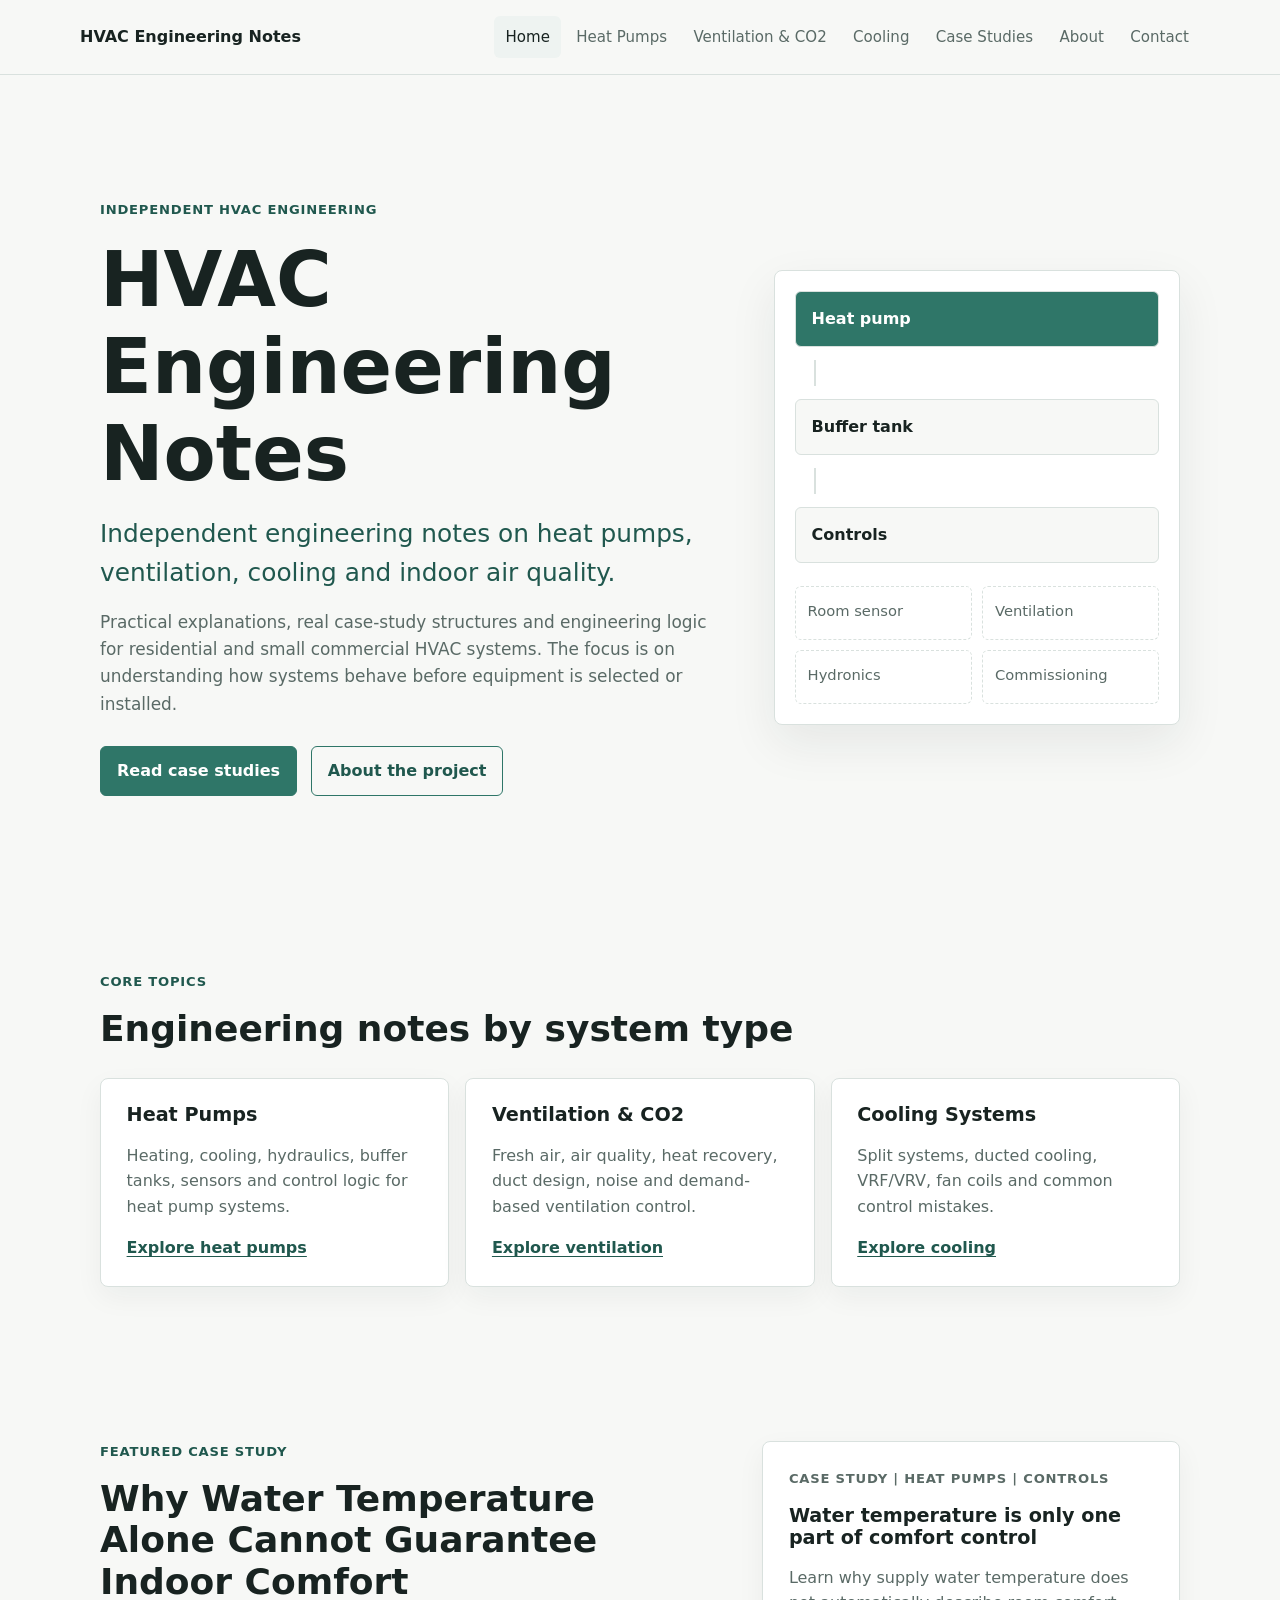
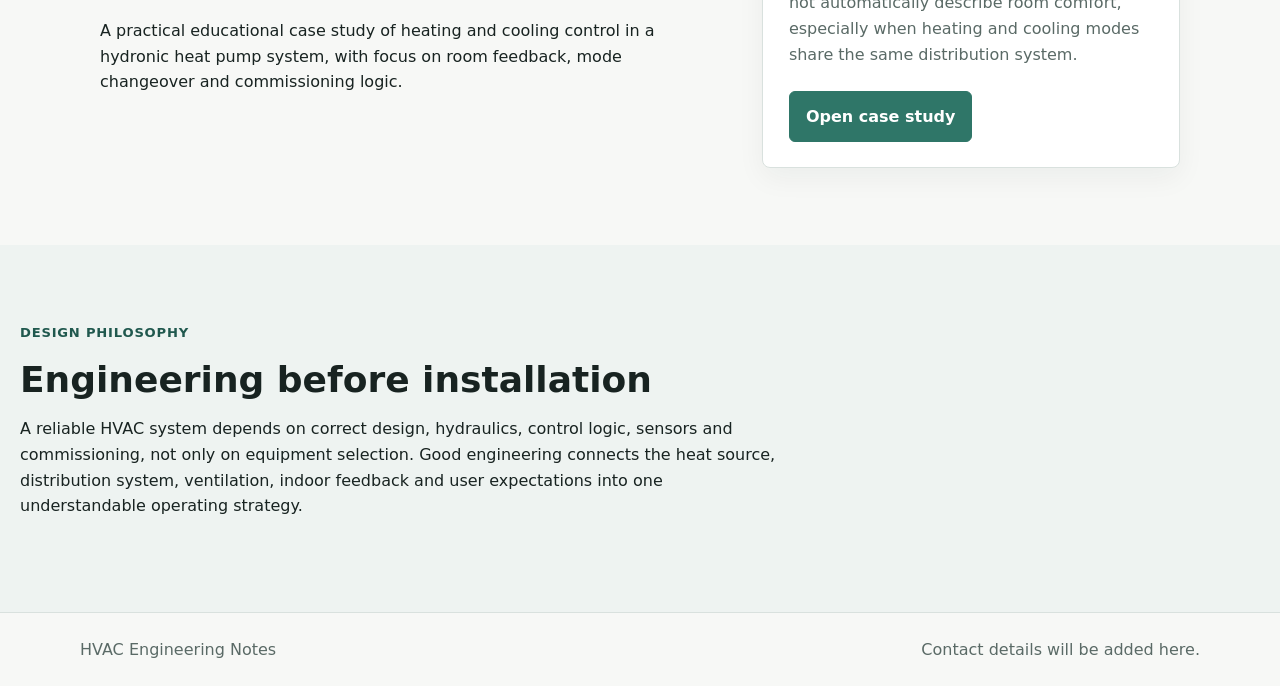
<file: index.html>
<!doctype html>
<html lang="en">
  <head>
    <meta charset="utf-8">
    <meta name="viewport" content="width=device-width, initial-scale=1">
    <title>HVAC Engineering Notes</title>
    <meta name="description" content="Independent engineering notes on heat pumps, ventilation, cooling and indoor air quality.">
    <link rel="stylesheet" href="assets/css/style.css">
    <script src="assets/js/main.js" defer></script>
  </head>
  <body>
    <header class="site-header">
      <a class="brand" href="index.html">HVAC Engineering Notes</a>
      <button class="nav-toggle" type="button" aria-expanded="false" aria-controls="site-nav">
        <span class="visually-hidden">Toggle navigation</span>
        <span></span>
        <span></span>
        <span></span>
      </button>
      <nav id="site-nav" class="site-nav" aria-label="Main navigation">
        <a class="active" href="index.html" aria-current="page">Home</a>
        <a href="heat-pumps.html">Heat Pumps</a>
        <a href="ventilation-co2.html">Ventilation &amp; CO2</a>
        <a href="cooling.html">Cooling</a>
        <a href="case-studies.html">Case Studies</a>
        <a href="about.html">About</a>
        <a href="contact.html">Contact</a>
      </nav>
    </header>

    <main>
      <section class="hero">
        <div class="hero-content">
          <p class="eyebrow">Independent HVAC engineering</p>
          <h1>HVAC Engineering Notes</h1>
          <p class="hero-subtitle">Independent engineering notes on heat pumps, ventilation, cooling and indoor air quality.</p>
          <p>
            Practical explanations, real case-study structures and engineering logic for residential and small commercial
            HVAC systems. The focus is on understanding how systems behave before equipment is selected or installed.
          </p>
          <div class="hero-actions">
            <a class="button" href="case-studies.html">Read case studies</a>
            <a class="button secondary" href="about.html">About the project</a>
          </div>
        </div>
        <div class="system-panel" aria-label="Simplified HVAC system diagram">
          <div class="system-node primary">Heat pump</div>
          <div class="system-line"></div>
          <div class="system-node">Buffer tank</div>
          <div class="system-line"></div>
          <div class="system-node">Controls</div>
          <div class="system-grid">
            <span>Room sensor</span>
            <span>Ventilation</span>
            <span>Hydronics</span>
            <span>Commissioning</span>
          </div>
        </div>
      </section>

      <section class="section">
        <div class="section-heading">
          <p class="eyebrow">Core topics</p>
          <h2>Engineering notes by system type</h2>
        </div>
        <div class="card-grid three">
          <article class="card">
            <h3>Heat Pumps</h3>
            <p>Heating, cooling, hydraulics, buffer tanks, sensors and control logic for heat pump systems.</p>
            <a class="text-link" href="heat-pumps.html">Explore heat pumps</a>
          </article>
          <article class="card">
            <h3>Ventilation &amp; CO2</h3>
            <p>Fresh air, air quality, heat recovery, duct design, noise and demand-based ventilation control.</p>
            <a class="text-link" href="ventilation-co2.html">Explore ventilation</a>
          </article>
          <article class="card">
            <h3>Cooling Systems</h3>
            <p>Split systems, ducted cooling, VRF/VRV, fan coils and common control mistakes.</p>
            <a class="text-link" href="cooling.html">Explore cooling</a>
          </article>
        </div>
      </section>

      <section class="section split">
        <div>
          <p class="eyebrow">Featured case study</p>
          <h2>Why Water Temperature Alone Cannot Guarantee Indoor Comfort</h2>
          <p>
            A practical educational case study of heating and cooling control in a hydronic heat pump system, with focus
            on room feedback, mode changeover and commissioning logic.
          </p>
        </div>
        <article class="card featured-card">
          <p class="label">Case study | Heat pumps | Controls</p>
          <h3>Water temperature is only one part of comfort control</h3>
          <p>
            Learn why supply water temperature does not automatically describe room comfort, especially when heating and
            cooling modes share the same distribution system.
          </p>
          <a class="button" href="cases/heat-pump-water-temperature-control.html">Open case study</a>
        </article>
      </section>

      <section class="section highlight">
        <div class="narrow">
          <p class="eyebrow">Design philosophy</p>
          <h2>Engineering before installation</h2>
          <p>
            A reliable HVAC system depends on correct design, hydraulics, control logic, sensors and commissioning, not
            only on equipment selection. Good engineering connects the heat source, distribution system, ventilation,
            indoor feedback and user expectations into one understandable operating strategy.
          </p>
        </div>
      </section>
    </main>

    <footer class="site-footer">
      <p>HVAC Engineering Notes</p>
      <p>Contact details will be added here.</p>
    </footer>
  </body>
</html>
</file>
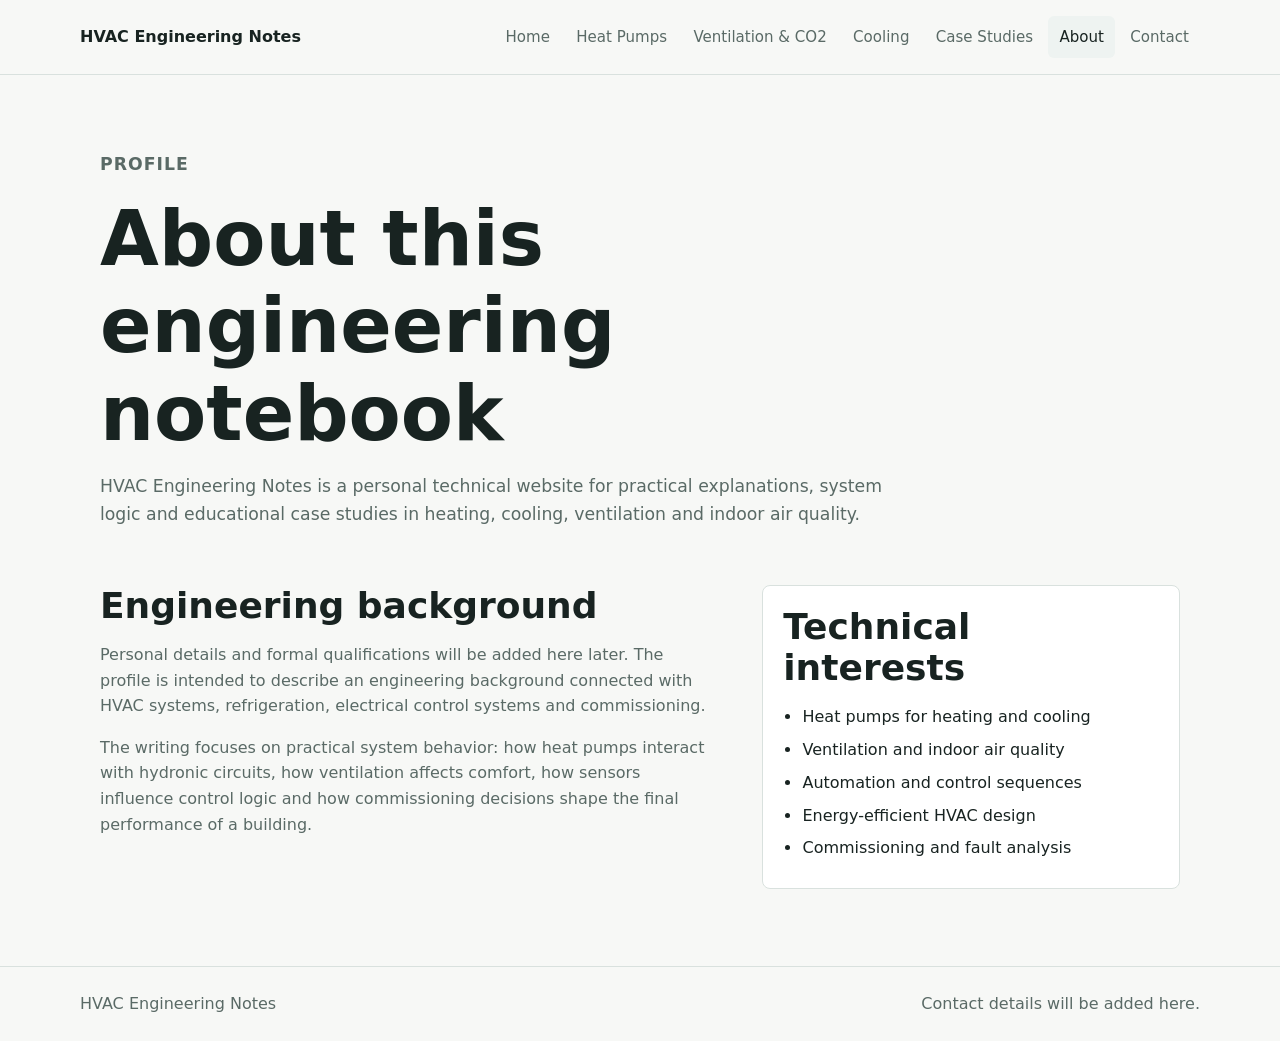
<file: about.html>
<!doctype html>
<html lang="en">
  <head>
    <meta charset="utf-8">
    <meta name="viewport" content="width=device-width, initial-scale=1">
    <title>About | HVAC Engineering Notes</title>
    <meta name="description" content="Professional engineering profile for HVAC Engineering Notes.">
    <link rel="stylesheet" href="assets/css/style.css">
    <script src="assets/js/main.js" defer></script>
  </head>
  <body>
    <header class="site-header">
      <a class="brand" href="index.html">HVAC Engineering Notes</a>
      <button class="nav-toggle" type="button" aria-expanded="false" aria-controls="site-nav">
        <span class="visually-hidden">Toggle navigation</span><span></span><span></span><span></span>
      </button>
      <nav id="site-nav" class="site-nav" aria-label="Main navigation">
        <a href="index.html">Home</a>
        <a href="heat-pumps.html">Heat Pumps</a>
        <a href="ventilation-co2.html">Ventilation &amp; CO2</a>
        <a href="cooling.html">Cooling</a>
        <a href="case-studies.html">Case Studies</a>
        <a class="active" href="about.html" aria-current="page">About</a>
        <a href="contact.html">Contact</a>
      </nav>
    </header>

    <main class="page">
      <section class="page-header">
        <p class="eyebrow">Profile</p>
        <h1>About this engineering notebook</h1>
        <p>
          HVAC Engineering Notes is a personal technical website for practical explanations, system logic and educational
          case studies in heating, cooling, ventilation and indoor air quality.
        </p>
      </section>

      <section class="content-grid">
        <article>
          <h2>Engineering background</h2>
          <p>
            Personal details and formal qualifications will be added here later. The profile is intended to describe an
            engineering background connected with HVAC systems, refrigeration, electrical control systems and
            commissioning.
          </p>
          <p>
            The writing focuses on practical system behavior: how heat pumps interact with hydronic circuits, how
            ventilation affects comfort, how sensors influence control logic and how commissioning decisions shape the
            final performance of a building.
          </p>
        </article>
        <aside class="note-box">
          <h2>Technical interests</h2>
          <ul class="check-list">
            <li>Heat pumps for heating and cooling</li>
            <li>Ventilation and indoor air quality</li>
            <li>Automation and control sequences</li>
            <li>Energy-efficient HVAC design</li>
            <li>Commissioning and fault analysis</li>
          </ul>
        </aside>
      </section>
    </main>

    <footer class="site-footer">
      <p>HVAC Engineering Notes</p>
      <p>Contact details will be added here.</p>
    </footer>
  </body>
</html>
</file>
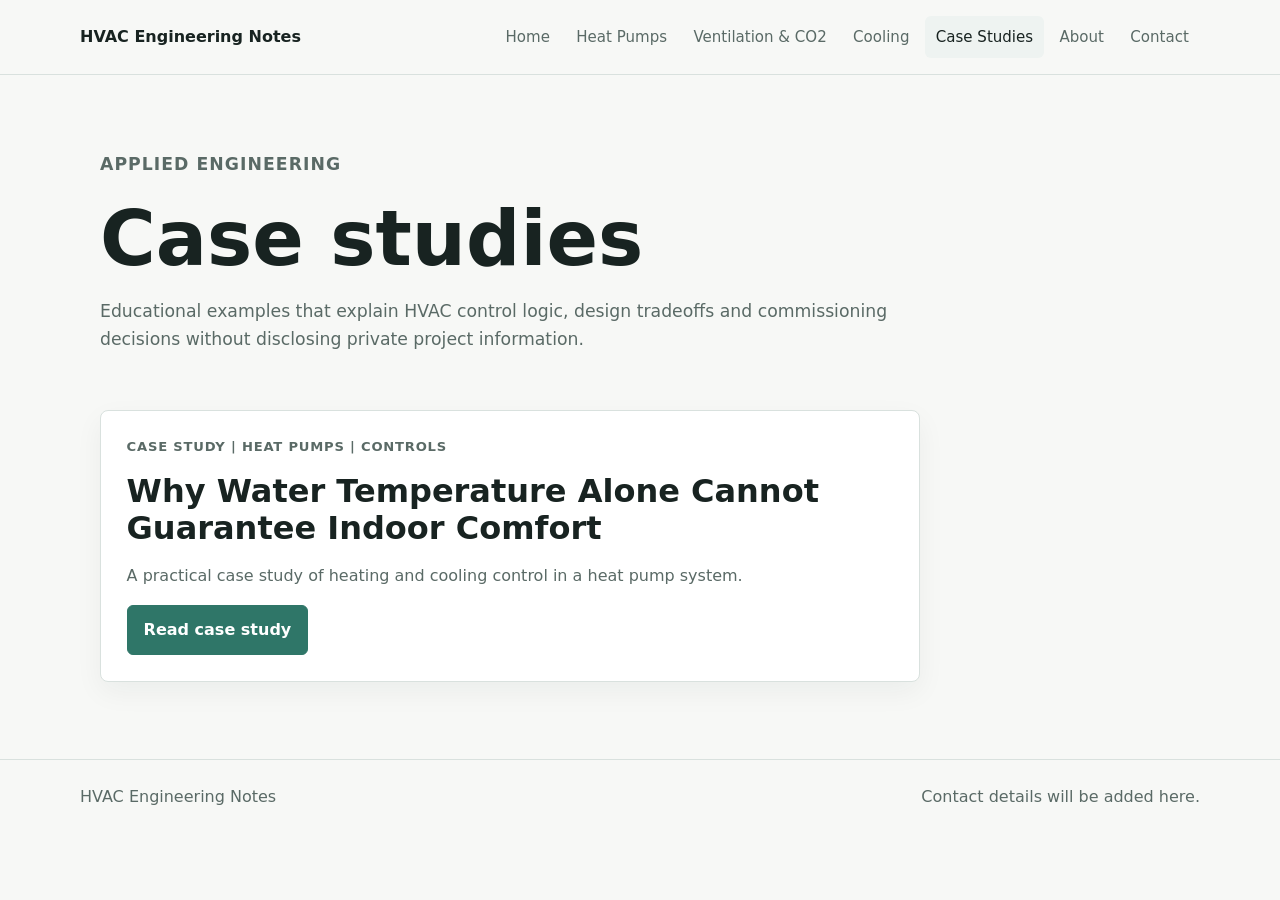
<file: case-studies.html>
<!doctype html>
<html lang="en">
  <head>
    <meta charset="utf-8">
    <meta name="viewport" content="width=device-width, initial-scale=1">
    <title>Case Studies | HVAC Engineering Notes</title>
    <meta name="description" content="Educational HVAC engineering case studies.">
    <link rel="stylesheet" href="assets/css/style.css">
    <script src="assets/js/main.js" defer></script>
  </head>
  <body>
    <header class="site-header">
      <a class="brand" href="index.html">HVAC Engineering Notes</a>
      <button class="nav-toggle" type="button" aria-expanded="false" aria-controls="site-nav">
        <span class="visually-hidden">Toggle navigation</span><span></span><span></span><span></span>
      </button>
      <nav id="site-nav" class="site-nav" aria-label="Main navigation">
        <a href="index.html">Home</a>
        <a href="heat-pumps.html">Heat Pumps</a>
        <a href="ventilation-co2.html">Ventilation &amp; CO2</a>
        <a href="cooling.html">Cooling</a>
        <a class="active" href="case-studies.html" aria-current="page">Case Studies</a>
        <a href="about.html">About</a>
        <a href="contact.html">Contact</a>
      </nav>
    </header>

    <main class="page">
      <section class="page-header">
        <p class="eyebrow">Applied engineering</p>
        <h1>Case studies</h1>
        <p>
          Educational examples that explain HVAC control logic, design tradeoffs and commissioning decisions without
          disclosing private project information.
        </p>
      </section>

      <section class="case-list">
        <article class="card case-card">
          <p class="label">Case study | Heat pumps | Controls</p>
          <h2>Why Water Temperature Alone Cannot Guarantee Indoor Comfort</h2>
          <p>A practical case study of heating and cooling control in a heat pump system.</p>
          <a class="button" href="cases/heat-pump-water-temperature-control.html">Read case study</a>
        </article>
      </section>
    </main>

    <footer class="site-footer">
      <p>HVAC Engineering Notes</p>
      <p>Contact details will be added here.</p>
    </footer>
  </body>
</html>
</file>
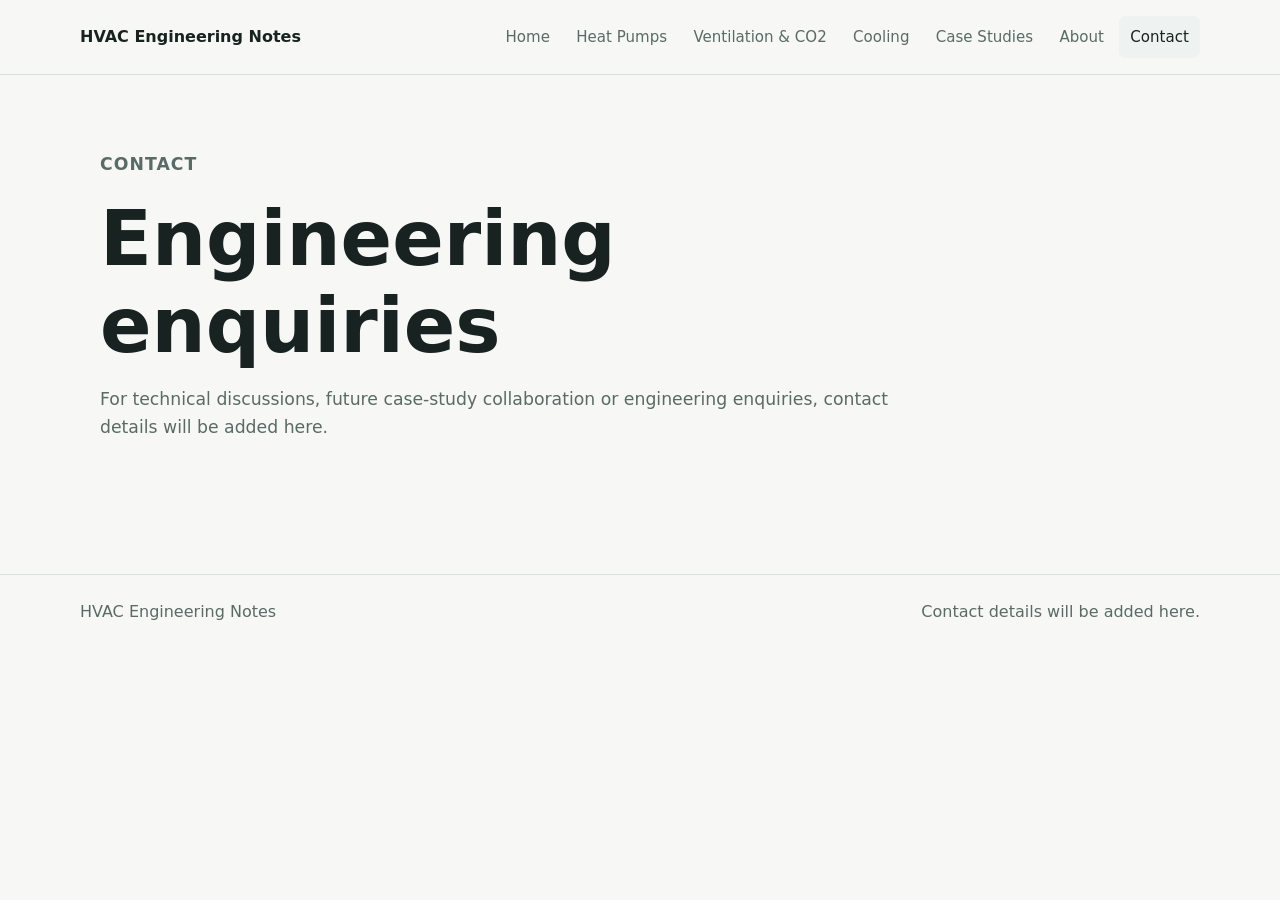
<file: contact.html>
<!doctype html>
<html lang="en">
  <head>
    <meta charset="utf-8">
    <meta name="viewport" content="width=device-width, initial-scale=1">
    <title>Contact | HVAC Engineering Notes</title>
    <meta name="description" content="Contact information for HVAC Engineering Notes.">
    <link rel="stylesheet" href="assets/css/style.css">
    <script src="assets/js/main.js" defer></script>
  </head>
  <body>
    <header class="site-header">
      <a class="brand" href="index.html">HVAC Engineering Notes</a>
      <button class="nav-toggle" type="button" aria-expanded="false" aria-controls="site-nav">
        <span class="visually-hidden">Toggle navigation</span><span></span><span></span><span></span>
      </button>
      <nav id="site-nav" class="site-nav" aria-label="Main navigation">
        <a href="index.html">Home</a>
        <a href="heat-pumps.html">Heat Pumps</a>
        <a href="ventilation-co2.html">Ventilation &amp; CO2</a>
        <a href="cooling.html">Cooling</a>
        <a href="case-studies.html">Case Studies</a>
        <a href="about.html">About</a>
        <a class="active" href="contact.html" aria-current="page">Contact</a>
      </nav>
    </header>

    <main class="page">
      <section class="page-header narrow">
        <p class="eyebrow">Contact</p>
        <h1>Engineering enquiries</h1>
        <p>
          For technical discussions, future case-study collaboration or engineering enquiries, contact details will be
          added here.
        </p>
      </section>
    </main>

    <footer class="site-footer">
      <p>HVAC Engineering Notes</p>
      <p>Contact details will be added here.</p>
    </footer>
  </body>
</html>
</file>
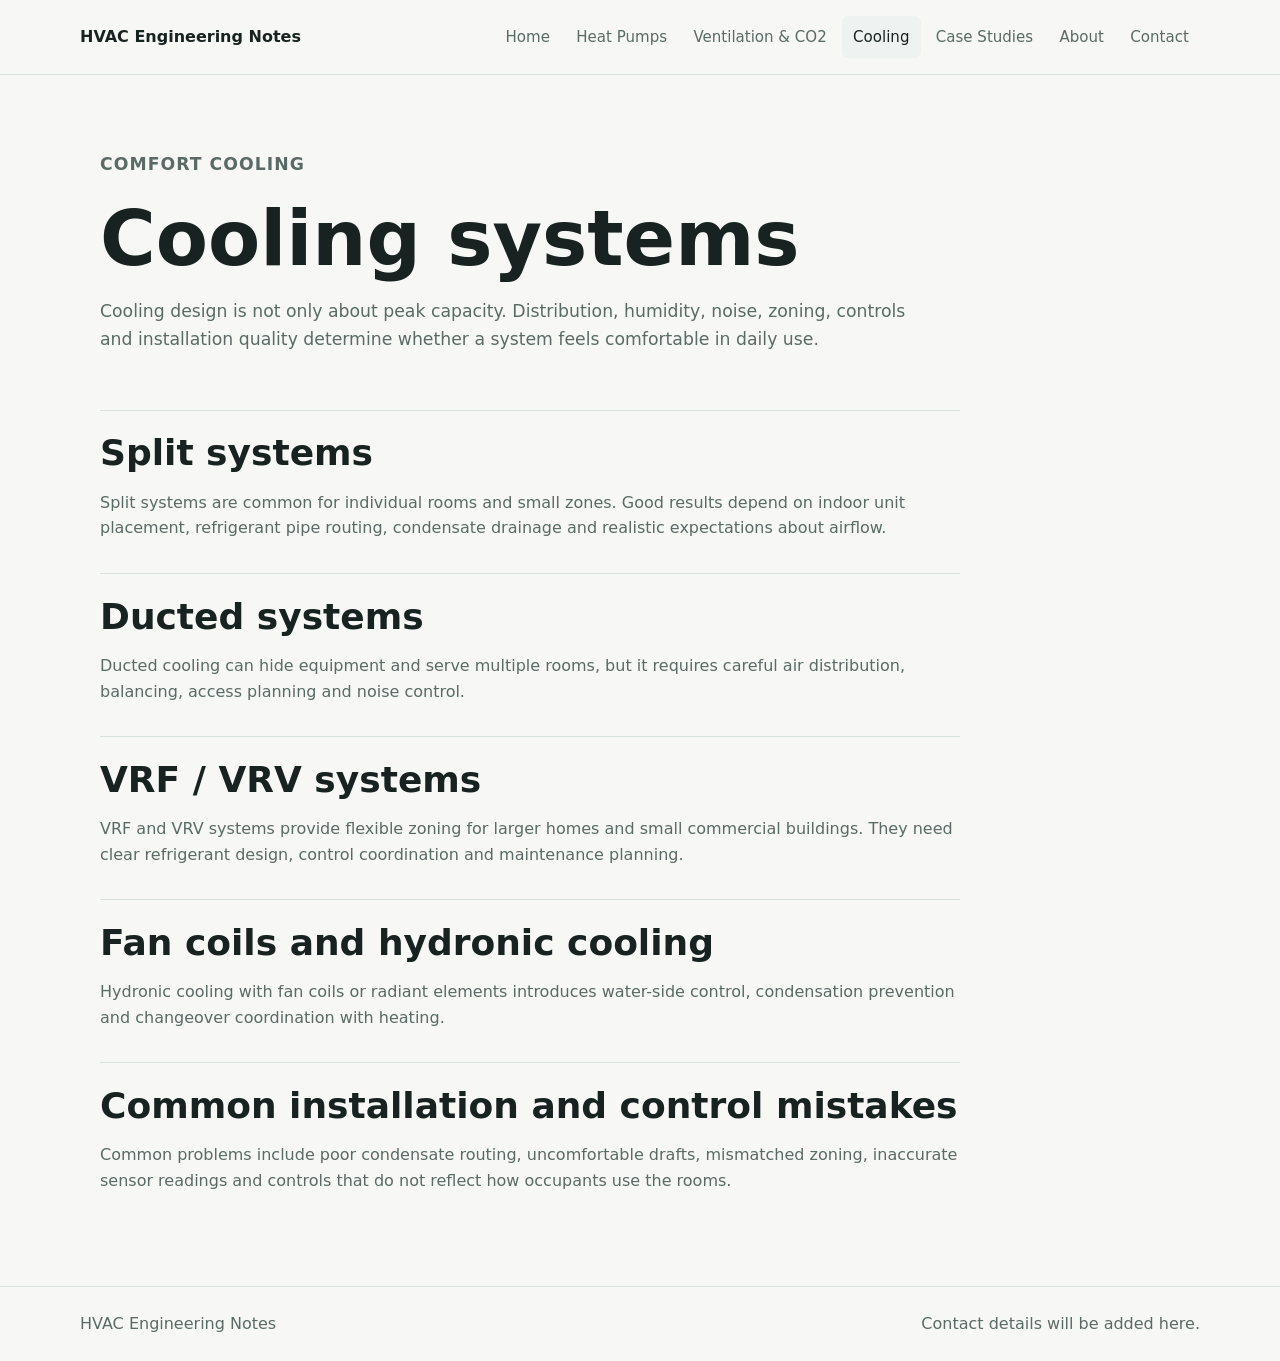
<file: cooling.html>
<!doctype html>
<html lang="en">
  <head>
    <meta charset="utf-8">
    <meta name="viewport" content="width=device-width, initial-scale=1">
    <title>Cooling | HVAC Engineering Notes</title>
    <meta name="description" content="Engineering notes about residential and small commercial cooling systems.">
    <link rel="stylesheet" href="assets/css/style.css">
    <script src="assets/js/main.js" defer></script>
  </head>
  <body>
    <header class="site-header">
      <a class="brand" href="index.html">HVAC Engineering Notes</a>
      <button class="nav-toggle" type="button" aria-expanded="false" aria-controls="site-nav">
        <span class="visually-hidden">Toggle navigation</span><span></span><span></span><span></span>
      </button>
      <nav id="site-nav" class="site-nav" aria-label="Main navigation">
        <a href="index.html">Home</a>
        <a href="heat-pumps.html">Heat Pumps</a>
        <a href="ventilation-co2.html">Ventilation &amp; CO2</a>
        <a class="active" href="cooling.html" aria-current="page">Cooling</a>
        <a href="case-studies.html">Case Studies</a>
        <a href="about.html">About</a>
        <a href="contact.html">Contact</a>
      </nav>
    </header>

    <main class="page">
      <section class="page-header">
        <p class="eyebrow">Comfort cooling</p>
        <h1>Cooling systems</h1>
        <p>
          Cooling design is not only about peak capacity. Distribution, humidity, noise, zoning, controls and
          installation quality determine whether a system feels comfortable in daily use.
        </p>
      </section>

      <section class="article-list">
        <article>
          <h2>Split systems</h2>
          <p>
            Split systems are common for individual rooms and small zones. Good results depend on indoor unit placement,
            refrigerant pipe routing, condensate drainage and realistic expectations about airflow.
          </p>
        </article>
        <article>
          <h2>Ducted systems</h2>
          <p>
            Ducted cooling can hide equipment and serve multiple rooms, but it requires careful air distribution,
            balancing, access planning and noise control.
          </p>
        </article>
        <article>
          <h2>VRF / VRV systems</h2>
          <p>
            VRF and VRV systems provide flexible zoning for larger homes and small commercial buildings. They need clear
            refrigerant design, control coordination and maintenance planning.
          </p>
        </article>
        <article>
          <h2>Fan coils and hydronic cooling</h2>
          <p>
            Hydronic cooling with fan coils or radiant elements introduces water-side control, condensation prevention
            and changeover coordination with heating.
          </p>
        </article>
        <article>
          <h2>Common installation and control mistakes</h2>
          <p>
            Common problems include poor condensate routing, uncomfortable drafts, mismatched zoning, inaccurate sensor
            readings and controls that do not reflect how occupants use the rooms.
          </p>
        </article>
      </section>
    </main>

    <footer class="site-footer">
      <p>HVAC Engineering Notes</p>
      <p>Contact details will be added here.</p>
    </footer>
  </body>
</html>
</file>
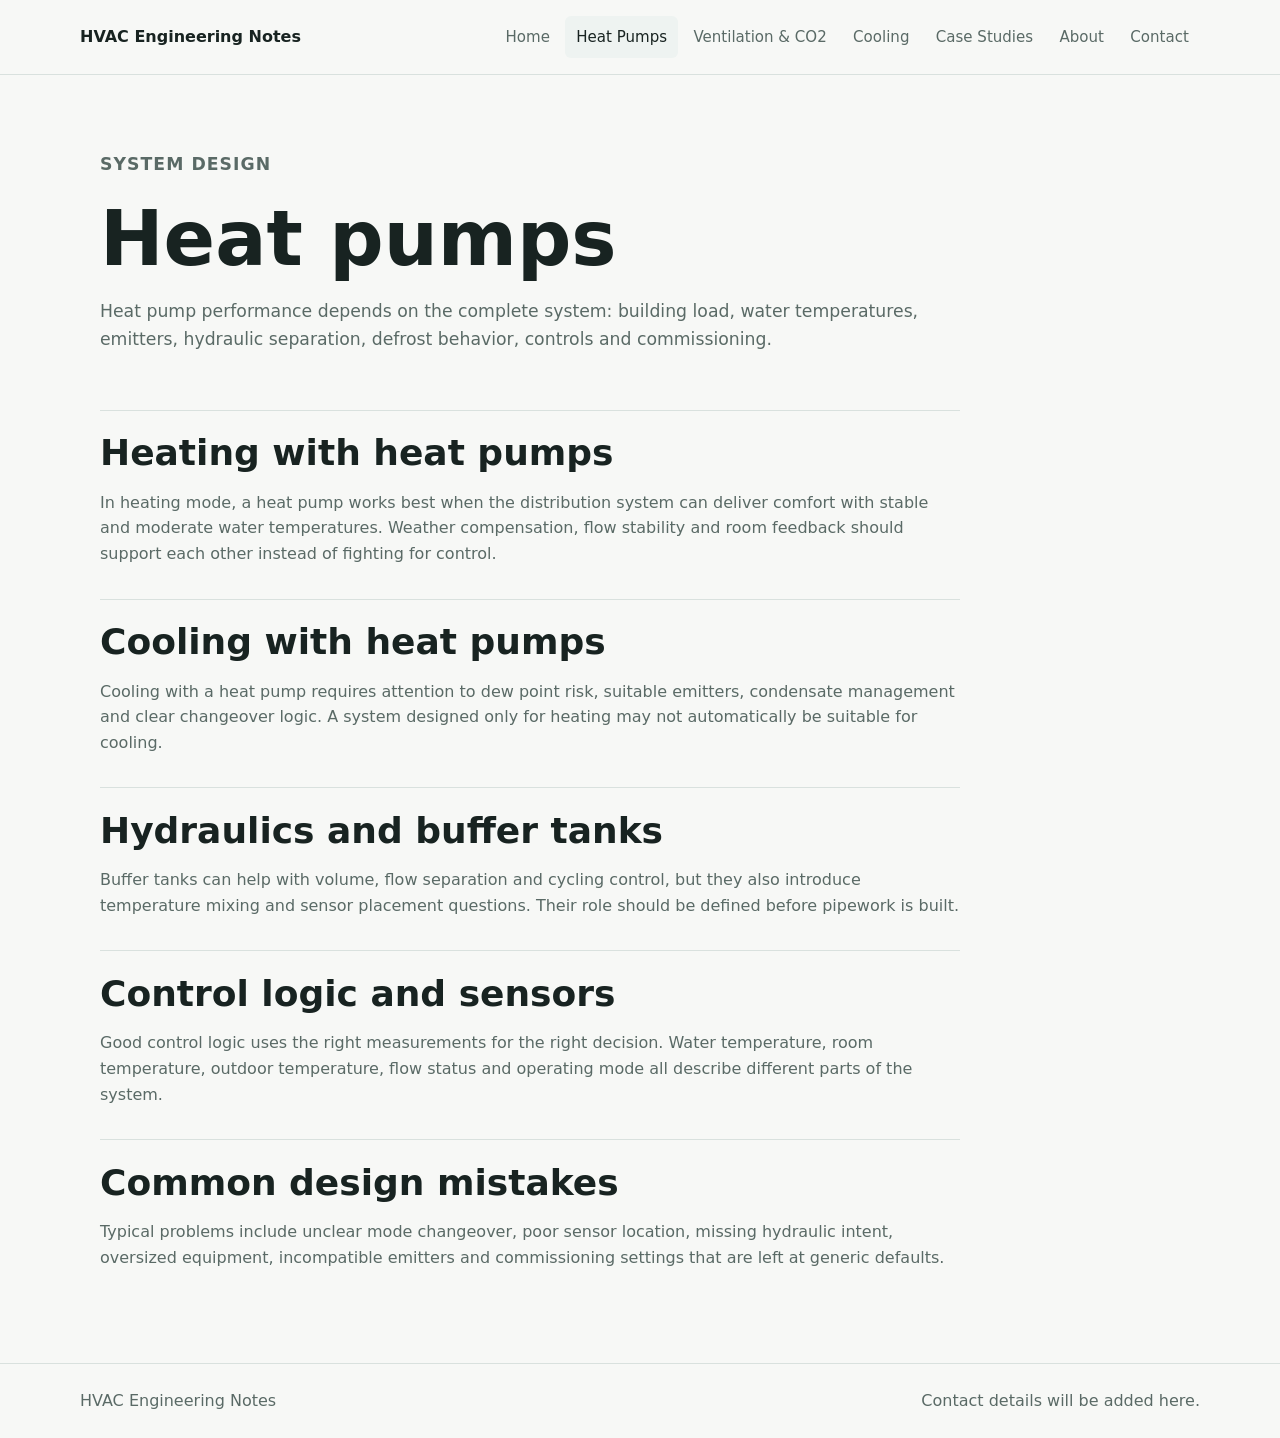
<file: heat-pumps.html>
<!doctype html>
<html lang="en">
  <head>
    <meta charset="utf-8">
    <meta name="viewport" content="width=device-width, initial-scale=1">
    <title>Heat Pumps | HVAC Engineering Notes</title>
    <meta name="description" content="Engineering notes about heat pumps, hydraulics and control logic.">
    <link rel="stylesheet" href="assets/css/style.css">
    <script src="assets/js/main.js" defer></script>
  </head>
  <body>
    <header class="site-header">
      <a class="brand" href="index.html">HVAC Engineering Notes</a>
      <button class="nav-toggle" type="button" aria-expanded="false" aria-controls="site-nav">
        <span class="visually-hidden">Toggle navigation</span><span></span><span></span><span></span>
      </button>
      <nav id="site-nav" class="site-nav" aria-label="Main navigation">
        <a href="index.html">Home</a>
        <a class="active" href="heat-pumps.html" aria-current="page">Heat Pumps</a>
        <a href="ventilation-co2.html">Ventilation &amp; CO2</a>
        <a href="cooling.html">Cooling</a>
        <a href="case-studies.html">Case Studies</a>
        <a href="about.html">About</a>
        <a href="contact.html">Contact</a>
      </nav>
    </header>

    <main class="page">
      <section class="page-header">
        <p class="eyebrow">System design</p>
        <h1>Heat pumps</h1>
        <p>
          Heat pump performance depends on the complete system: building load, water temperatures, emitters, hydraulic
          separation, defrost behavior, controls and commissioning.
        </p>
      </section>

      <section class="article-list">
        <article>
          <h2>Heating with heat pumps</h2>
          <p>
            In heating mode, a heat pump works best when the distribution system can deliver comfort with stable and
            moderate water temperatures. Weather compensation, flow stability and room feedback should support each
            other instead of fighting for control.
          </p>
        </article>
        <article>
          <h2>Cooling with heat pumps</h2>
          <p>
            Cooling with a heat pump requires attention to dew point risk, suitable emitters, condensate management and
            clear changeover logic. A system designed only for heating may not automatically be suitable for cooling.
          </p>
        </article>
        <article>
          <h2>Hydraulics and buffer tanks</h2>
          <p>
            Buffer tanks can help with volume, flow separation and cycling control, but they also introduce temperature
            mixing and sensor placement questions. Their role should be defined before pipework is built.
          </p>
        </article>
        <article>
          <h2>Control logic and sensors</h2>
          <p>
            Good control logic uses the right measurements for the right decision. Water temperature, room temperature,
            outdoor temperature, flow status and operating mode all describe different parts of the system.
          </p>
        </article>
        <article>
          <h2>Common design mistakes</h2>
          <p>
            Typical problems include unclear mode changeover, poor sensor location, missing hydraulic intent, oversized
            equipment, incompatible emitters and commissioning settings that are left at generic defaults.
          </p>
        </article>
      </section>
    </main>

    <footer class="site-footer">
      <p>HVAC Engineering Notes</p>
      <p>Contact details will be added here.</p>
    </footer>
  </body>
</html>
</file>
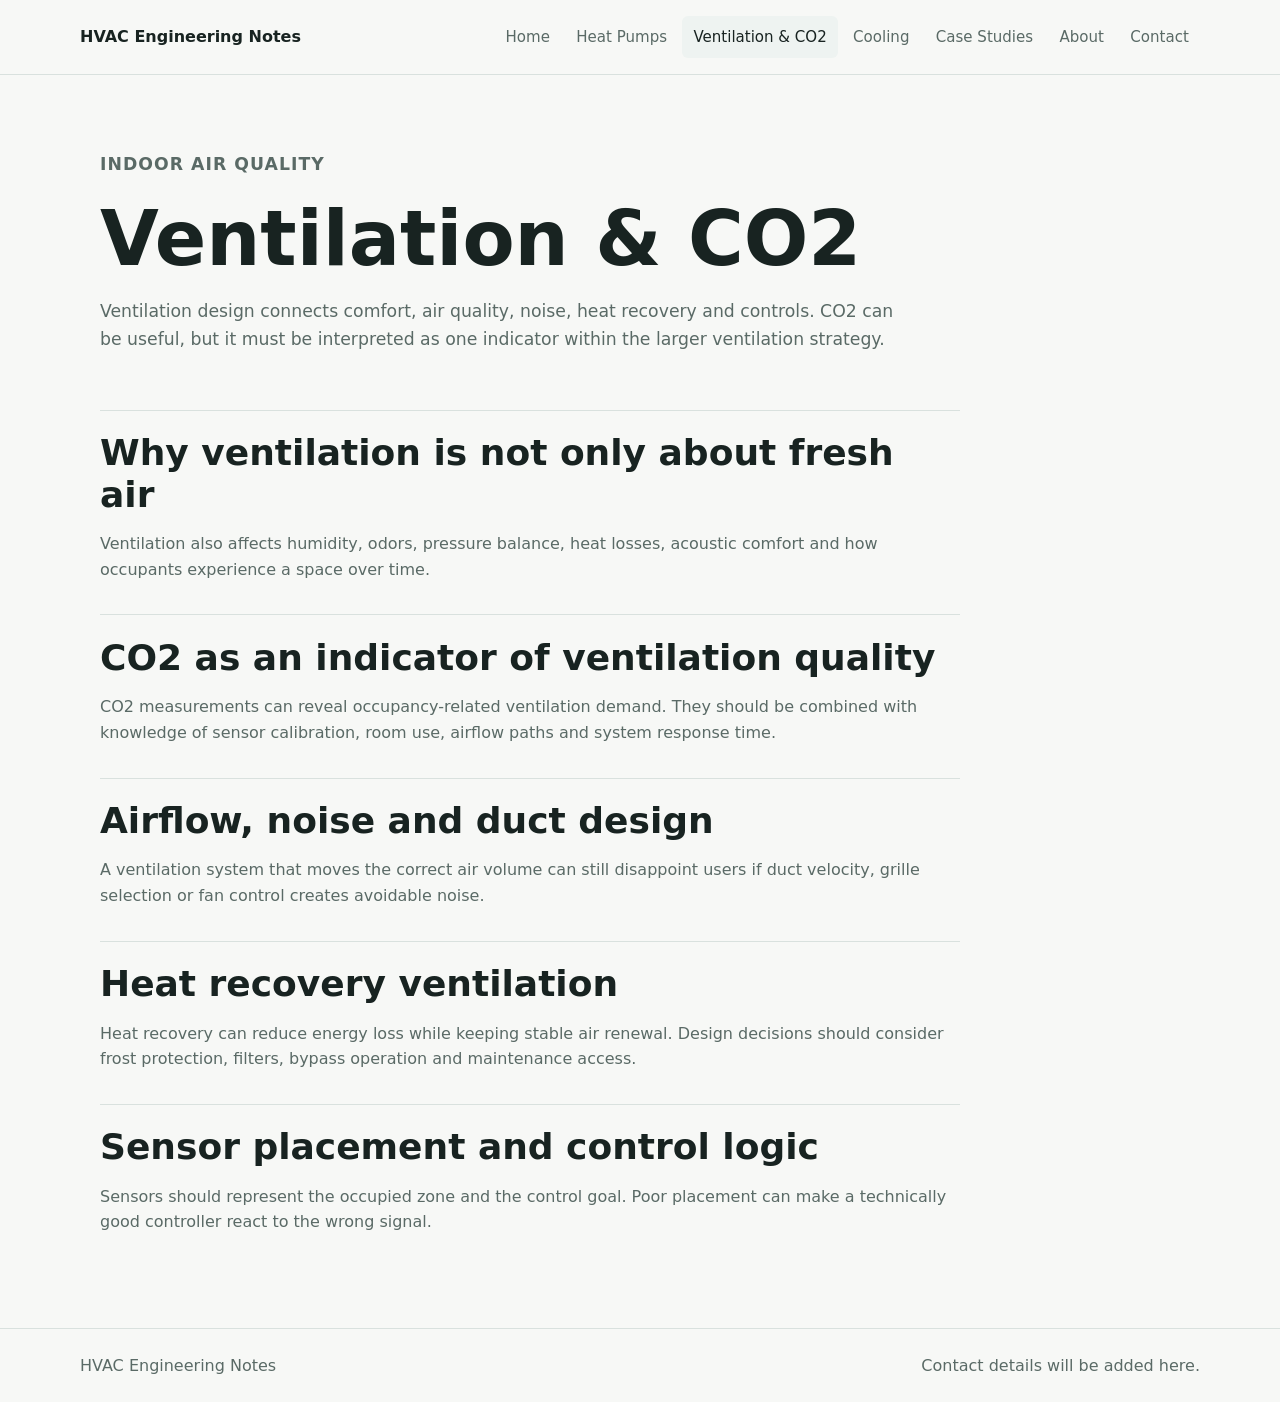
<file: ventilation-co2.html>
<!doctype html>
<html lang="en">
  <head>
    <meta charset="utf-8">
    <meta name="viewport" content="width=device-width, initial-scale=1">
    <title>Ventilation &amp; CO2 | HVAC Engineering Notes</title>
    <meta name="description" content="Engineering notes about ventilation, CO2 and indoor air quality.">
    <link rel="stylesheet" href="assets/css/style.css">
    <script src="assets/js/main.js" defer></script>
  </head>
  <body>
    <header class="site-header">
      <a class="brand" href="index.html">HVAC Engineering Notes</a>
      <button class="nav-toggle" type="button" aria-expanded="false" aria-controls="site-nav">
        <span class="visually-hidden">Toggle navigation</span><span></span><span></span><span></span>
      </button>
      <nav id="site-nav" class="site-nav" aria-label="Main navigation">
        <a href="index.html">Home</a>
        <a href="heat-pumps.html">Heat Pumps</a>
        <a class="active" href="ventilation-co2.html" aria-current="page">Ventilation &amp; CO2</a>
        <a href="cooling.html">Cooling</a>
        <a href="case-studies.html">Case Studies</a>
        <a href="about.html">About</a>
        <a href="contact.html">Contact</a>
      </nav>
    </header>

    <main class="page">
      <section class="page-header">
        <p class="eyebrow">Indoor air quality</p>
        <h1>Ventilation &amp; CO2</h1>
        <p>
          Ventilation design connects comfort, air quality, noise, heat recovery and controls. CO2 can be useful, but it
          must be interpreted as one indicator within the larger ventilation strategy.
        </p>
      </section>

      <section class="article-list">
        <article>
          <h2>Why ventilation is not only about fresh air</h2>
          <p>
            Ventilation also affects humidity, odors, pressure balance, heat losses, acoustic comfort and how occupants
            experience a space over time.
          </p>
        </article>
        <article>
          <h2>CO2 as an indicator of ventilation quality</h2>
          <p>
            CO2 measurements can reveal occupancy-related ventilation demand. They should be combined with knowledge of
            sensor calibration, room use, airflow paths and system response time.
          </p>
        </article>
        <article>
          <h2>Airflow, noise and duct design</h2>
          <p>
            A ventilation system that moves the correct air volume can still disappoint users if duct velocity, grille
            selection or fan control creates avoidable noise.
          </p>
        </article>
        <article>
          <h2>Heat recovery ventilation</h2>
          <p>
            Heat recovery can reduce energy loss while keeping stable air renewal. Design decisions should consider
            frost protection, filters, bypass operation and maintenance access.
          </p>
        </article>
        <article>
          <h2>Sensor placement and control logic</h2>
          <p>
            Sensors should represent the occupied zone and the control goal. Poor placement can make a technically good
            controller react to the wrong signal.
          </p>
        </article>
      </section>
    </main>

    <footer class="site-footer">
      <p>HVAC Engineering Notes</p>
      <p>Contact details will be added here.</p>
    </footer>
  </body>
</html>
</file>
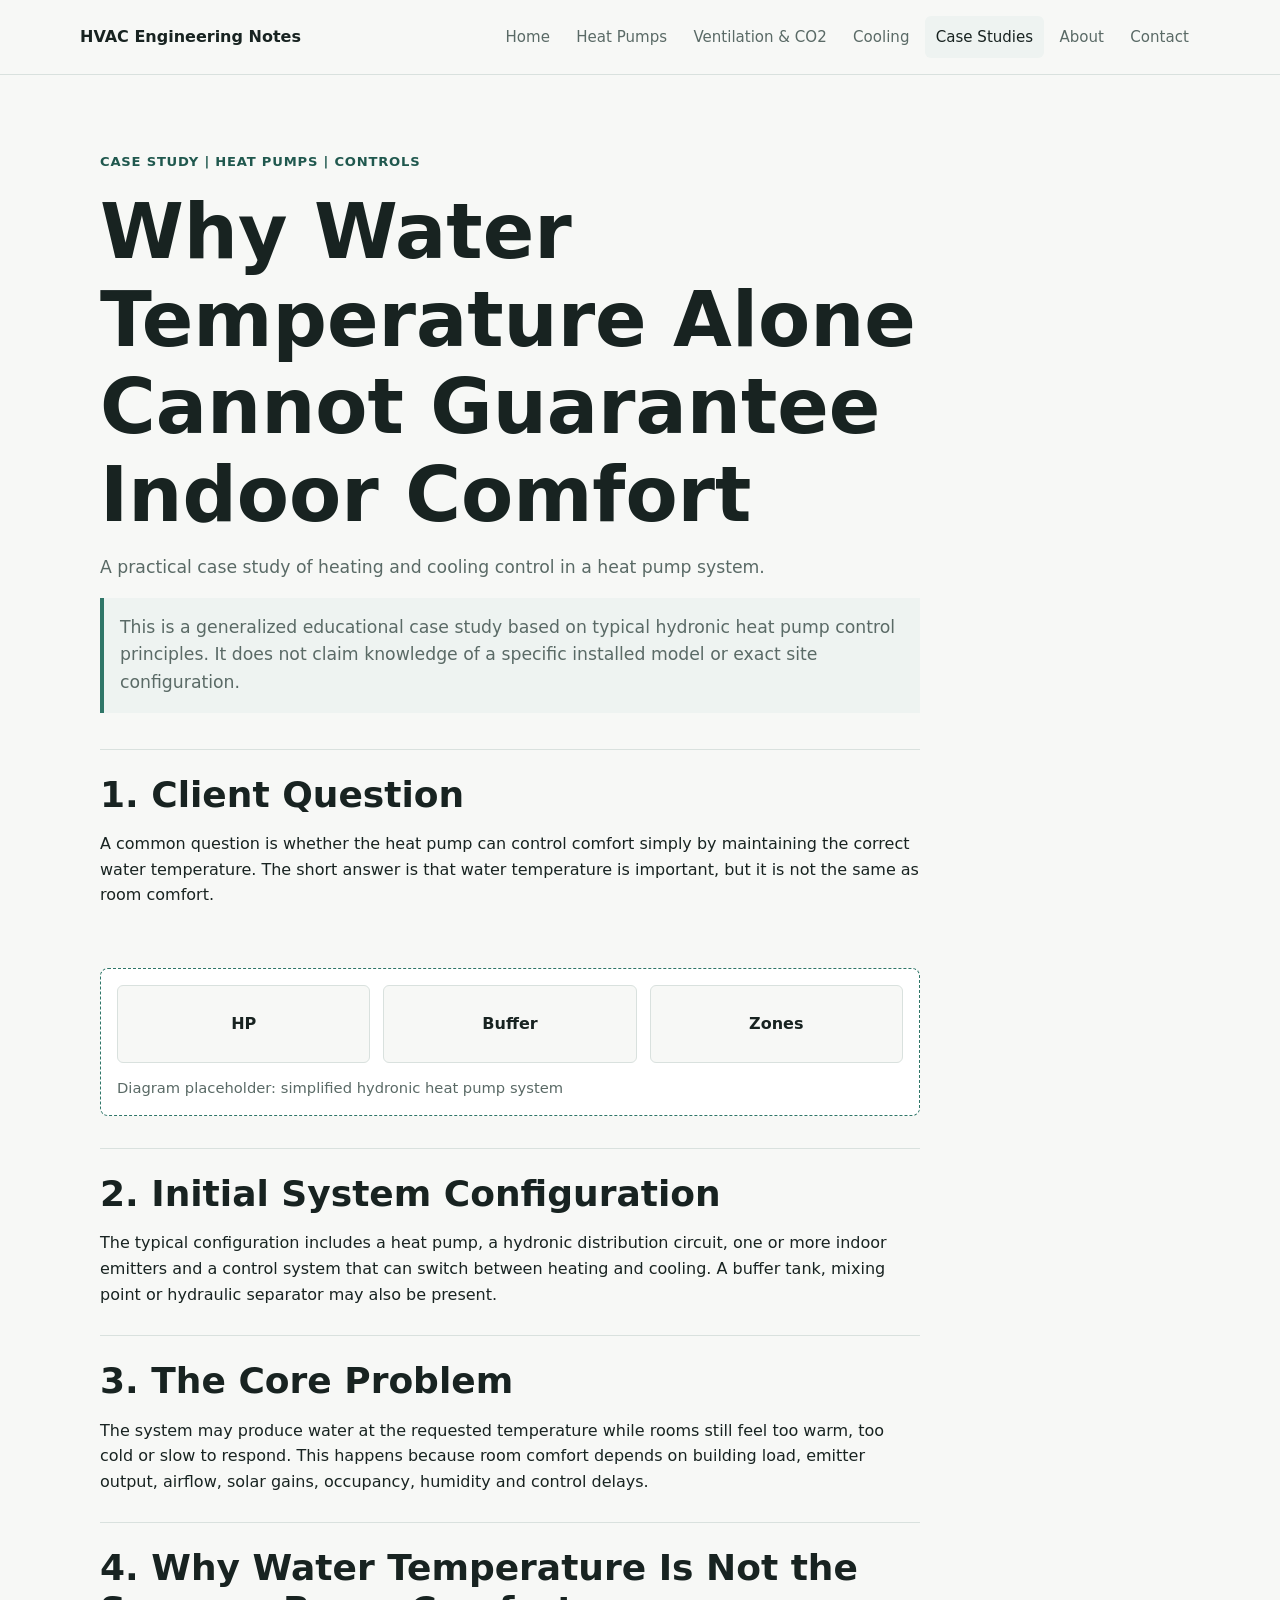
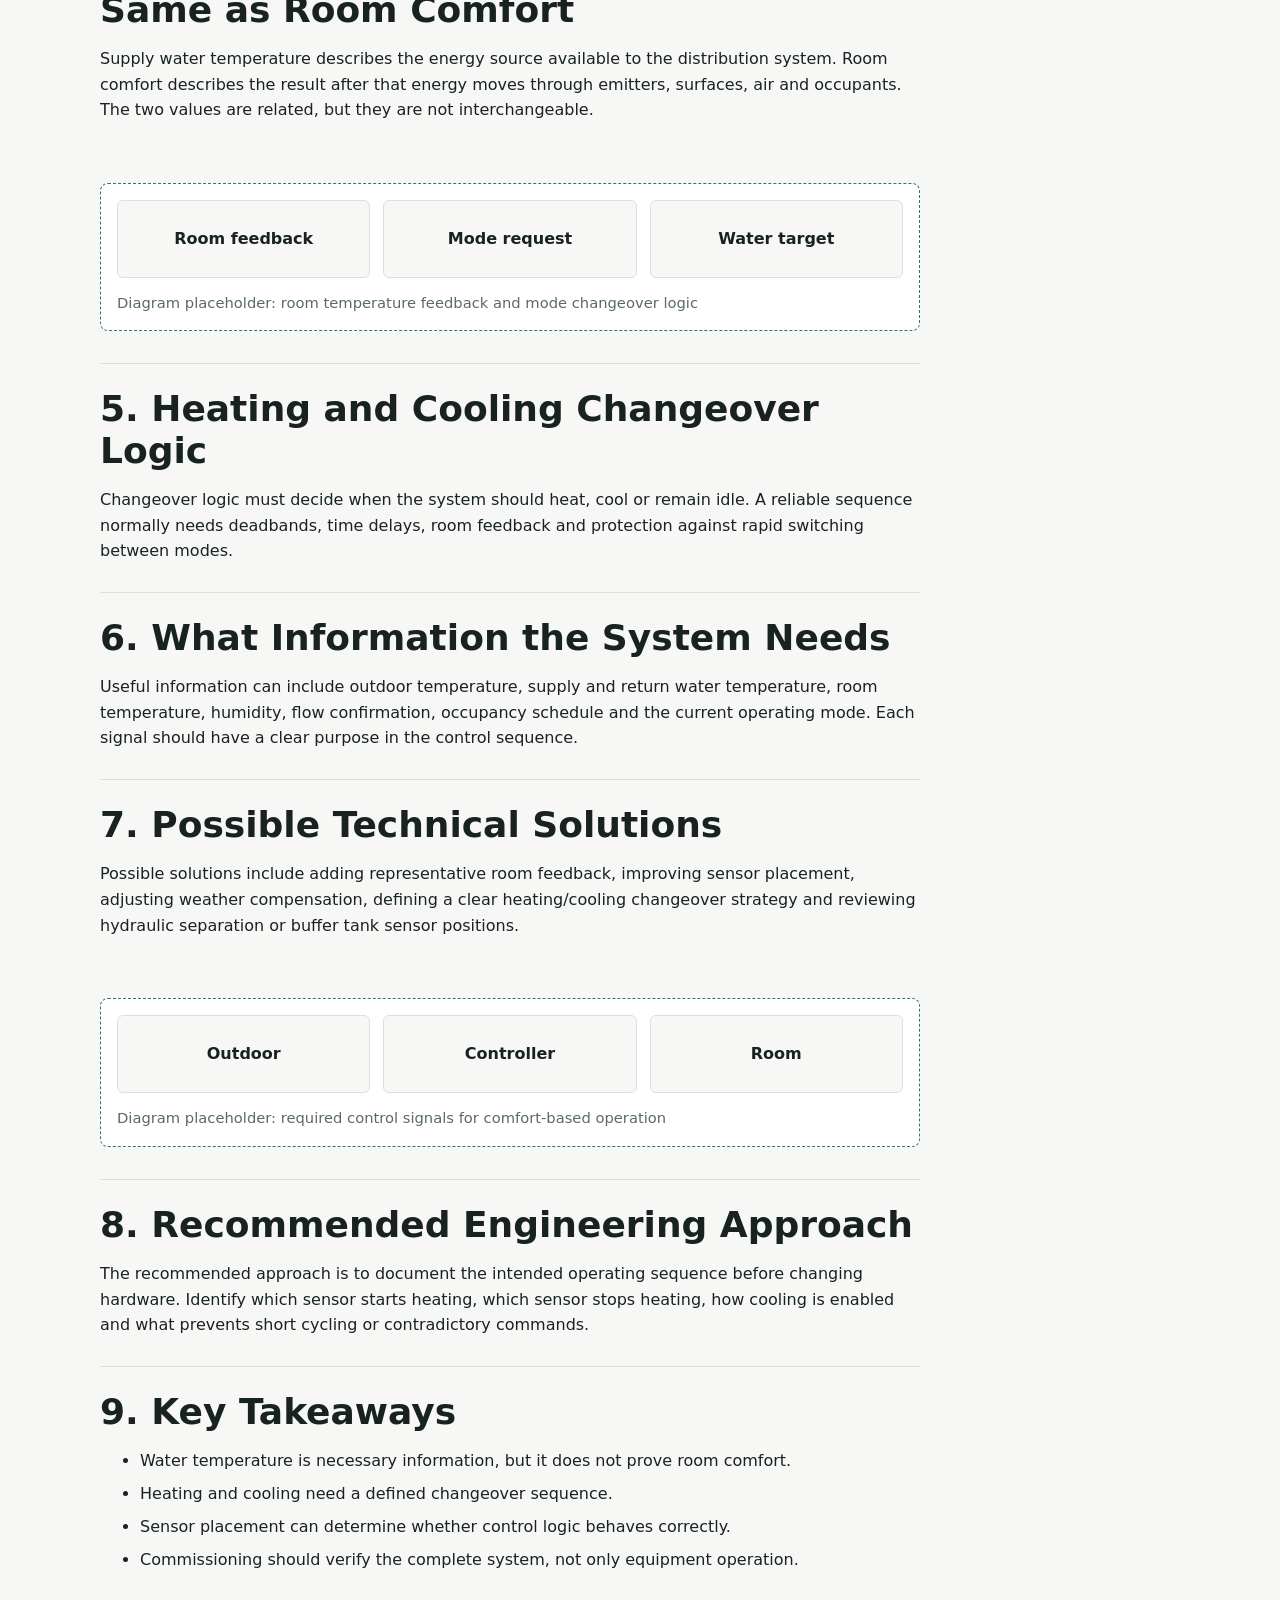
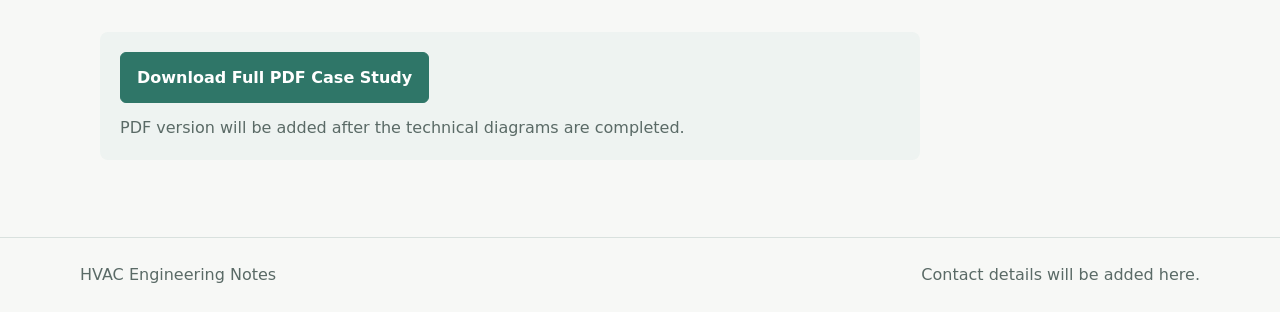
<file: cases/heat-pump-water-temperature-control.html>
<!doctype html>
<html lang="en">
  <head>
    <meta charset="utf-8">
    <meta name="viewport" content="width=device-width, initial-scale=1">
    <title>Why Water Temperature Alone Cannot Guarantee Indoor Comfort | HVAC Engineering Notes</title>
    <meta name="description" content="Educational case study about hydronic heat pump control, room comfort and mode changeover.">
    <link rel="stylesheet" href="../assets/css/style.css">
    <script src="../assets/js/main.js" defer></script>
  </head>
  <body>
    <header class="site-header">
      <a class="brand" href="../index.html">HVAC Engineering Notes</a>
      <button class="nav-toggle" type="button" aria-expanded="false" aria-controls="site-nav">
        <span class="visually-hidden">Toggle navigation</span><span></span><span></span><span></span>
      </button>
      <nav id="site-nav" class="site-nav" aria-label="Main navigation">
        <a href="../index.html">Home</a>
        <a href="../heat-pumps.html">Heat Pumps</a>
        <a href="../ventilation-co2.html">Ventilation &amp; CO2</a>
        <a href="../cooling.html">Cooling</a>
        <a class="active" href="../case-studies.html" aria-current="page">Case Studies</a>
        <a href="../about.html">About</a>
        <a href="../contact.html">Contact</a>
      </nav>
    </header>

    <main class="article-page">
      <article class="article">
        <header class="article-header">
          <p class="label">Case study | Heat pumps | Controls</p>
          <h1>Why Water Temperature Alone Cannot Guarantee Indoor Comfort</h1>
          <p>A practical case study of heating and cooling control in a heat pump system.</p>
          <p class="disclaimer">
            This is a generalized educational case study based on typical hydronic heat pump control principles. It does
            not claim knowledge of a specific installed model or exact site configuration.
          </p>
        </header>

        <section>
          <h2>1. Client Question</h2>
          <p>
            A common question is whether the heat pump can control comfort simply by maintaining the correct water
            temperature. The short answer is that water temperature is important, but it is not the same as room comfort.
          </p>
        </section>

        <figure class="diagram-placeholder">
          <div>HP</div>
          <div>Buffer</div>
          <div>Zones</div>
          <figcaption>Diagram placeholder: simplified hydronic heat pump system</figcaption>
        </figure>

        <section>
          <h2>2. Initial System Configuration</h2>
          <p>
            The typical configuration includes a heat pump, a hydronic distribution circuit, one or more indoor emitters
            and a control system that can switch between heating and cooling. A buffer tank, mixing point or hydraulic
            separator may also be present.
          </p>
        </section>

        <section>
          <h2>3. The Core Problem</h2>
          <p>
            The system may produce water at the requested temperature while rooms still feel too warm, too cold or slow
            to respond. This happens because room comfort depends on building load, emitter output, airflow, solar gains,
            occupancy, humidity and control delays.
          </p>
        </section>

        <section>
          <h2>4. Why Water Temperature Is Not the Same as Room Comfort</h2>
          <p>
            Supply water temperature describes the energy source available to the distribution system. Room comfort
            describes the result after that energy moves through emitters, surfaces, air and occupants. The two values are
            related, but they are not interchangeable.
          </p>
        </section>

        <figure class="diagram-placeholder logic">
          <div>Room feedback</div>
          <div>Mode request</div>
          <div>Water target</div>
          <figcaption>Diagram placeholder: room temperature feedback and mode changeover logic</figcaption>
        </figure>

        <section>
          <h2>5. Heating and Cooling Changeover Logic</h2>
          <p>
            Changeover logic must decide when the system should heat, cool or remain idle. A reliable sequence normally
            needs deadbands, time delays, room feedback and protection against rapid switching between modes.
          </p>
        </section>

        <section>
          <h2>6. What Information the System Needs</h2>
          <p>
            Useful information can include outdoor temperature, supply and return water temperature, room temperature,
            humidity, flow confirmation, occupancy schedule and the current operating mode. Each signal should have a
            clear purpose in the control sequence.
          </p>
        </section>

        <section>
          <h2>7. Possible Technical Solutions</h2>
          <p>
            Possible solutions include adding representative room feedback, improving sensor placement, adjusting
            weather compensation, defining a clear heating/cooling changeover strategy and reviewing hydraulic separation
            or buffer tank sensor positions.
          </p>
        </section>

        <figure class="diagram-placeholder">
          <div>Outdoor</div>
          <div>Controller</div>
          <div>Room</div>
          <figcaption>Diagram placeholder: required control signals for comfort-based operation</figcaption>
        </figure>

        <section>
          <h2>8. Recommended Engineering Approach</h2>
          <p>
            The recommended approach is to document the intended operating sequence before changing hardware. Identify
            which sensor starts heating, which sensor stops heating, how cooling is enabled and what prevents short
            cycling or contradictory commands.
          </p>
        </section>

        <section>
          <h2>9. Key Takeaways</h2>
          <ul>
            <li>Water temperature is necessary information, but it does not prove room comfort.</li>
            <li>Heating and cooling need a defined changeover sequence.</li>
            <li>Sensor placement can determine whether control logic behaves correctly.</li>
            <li>Commissioning should verify the complete system, not only equipment operation.</li>
          </ul>
        </section>

        <div class="download-panel">
          <a class="button" href="../assets/pdf/heat-pump-water-temperature-control-case-study.pdf">Download Full PDF Case Study</a>
          <p>PDF version will be added after the technical diagrams are completed.</p>
        </div>
      </article>
    </main>

    <footer class="site-footer">
      <p>HVAC Engineering Notes</p>
      <p>Contact details will be added here.</p>
    </footer>
  </body>
</html>
</file>
<file: assets/css/style.css>
:root {
  --bg: #f7f8f6;
  --surface: #ffffff;
  --surface-strong: #eef3f1;
  --text: #182321;
  --muted: #5a6a66;
  --line: #d9e1de;
  --accent: #2f7668;
  --accent-dark: #20584e;
  --shadow: 0 18px 48px rgba(24, 35, 33, 0.08);
  --max-width: 1120px;
}

* {
  box-sizing: border-box;
}

html {
  color: var(--text);
  background: var(--bg);
  font-family: system-ui, -apple-system, BlinkMacSystemFont, "Segoe UI", sans-serif;
  line-height: 1.6;
}

body {
  margin: 0;
  min-width: 320px;
}

a {
  color: var(--accent-dark);
  text-decoration-thickness: 0.08em;
  text-underline-offset: 0.2em;
}

p {
  margin: 0 0 1rem;
}

h1,
h2,
h3 {
  margin: 0 0 1rem;
  line-height: 1.15;
  letter-spacing: 0;
}

h1 {
  font-size: clamp(2.25rem, 6vw, 4.75rem);
}

h2 {
  font-size: clamp(1.55rem, 3vw, 2.25rem);
}

h3 {
  font-size: 1.2rem;
}

.site-header {
  position: sticky;
  top: 0;
  z-index: 10;
  display: flex;
  align-items: center;
  justify-content: space-between;
  gap: 1.5rem;
  padding: 1rem max(1.25rem, calc((100vw - var(--max-width)) / 2));
  background: rgba(247, 248, 246, 0.94);
  border-bottom: 1px solid var(--line);
  backdrop-filter: blur(14px);
}

.brand {
  flex: 0 0 auto;
  color: var(--text);
  font-weight: 750;
  text-decoration: none;
}

.site-nav {
  display: flex;
  align-items: center;
  gap: 0.25rem;
  font-size: 0.94rem;
}

.site-nav a {
  border-radius: 6px;
  color: var(--muted);
  padding: 0.55rem 0.7rem;
  text-decoration: none;
}

.site-nav a:hover,
.site-nav a:focus-visible,
.site-nav a.active {
  background: var(--surface-strong);
  color: var(--text);
}

.nav-toggle {
  display: none;
  width: 42px;
  height: 42px;
  border: 1px solid var(--line);
  border-radius: 6px;
  background: var(--surface);
  color: var(--text);
}

.nav-toggle span:not(.visually-hidden) {
  display: block;
  width: 18px;
  height: 2px;
  margin: 4px auto;
  background: currentColor;
}

.visually-hidden {
  position: absolute;
  width: 1px;
  height: 1px;
  overflow: hidden;
  clip: rect(0, 0, 0, 0);
  white-space: nowrap;
}

.hero {
  display: grid;
  grid-template-columns: minmax(0, 1.08fr) minmax(320px, 0.72fr);
  gap: clamp(2rem, 5vw, 4rem);
  align-items: center;
  max-width: var(--max-width);
  min-height: calc(100vh - 80px);
  margin: 0 auto;
  padding: clamp(3.5rem, 7vw, 6rem) 1.25rem 4rem;
}

.hero-subtitle {
  max-width: 760px;
  color: var(--accent-dark);
  font-size: clamp(1.15rem, 2.4vw, 1.55rem);
}

.hero-content > p:not(.eyebrow):not(.hero-subtitle) {
  max-width: 680px;
  color: var(--muted);
  font-size: 1.06rem;
}

.hero-actions {
  display: flex;
  flex-wrap: wrap;
  gap: 0.85rem;
  margin-top: 1.75rem;
}

.button {
  display: inline-flex;
  align-items: center;
  justify-content: center;
  min-height: 44px;
  border: 1px solid var(--accent);
  border-radius: 6px;
  background: var(--accent);
  color: #ffffff;
  font-weight: 700;
  padding: 0.72rem 1rem;
  text-decoration: none;
}

.button:hover,
.button:focus-visible {
  background: var(--accent-dark);
  border-color: var(--accent-dark);
}

.button.secondary {
  background: transparent;
  color: var(--accent-dark);
}

.system-panel {
  display: grid;
  gap: 0.8rem;
  padding: 1.25rem;
  background: var(--surface);
  border: 1px solid var(--line);
  border-radius: 8px;
  box-shadow: var(--shadow);
}

.system-node {
  border: 1px solid var(--line);
  border-radius: 6px;
  background: var(--bg);
  padding: 0.9rem 1rem;
  font-weight: 700;
}

.system-node.primary {
  background: var(--accent);
  color: #ffffff;
}

.system-line {
  width: 2px;
  height: 26px;
  margin-left: 1.2rem;
  background: var(--line);
}

.system-grid {
  display: grid;
  grid-template-columns: repeat(2, minmax(0, 1fr));
  gap: 0.65rem;
  margin-top: 0.6rem;
}

.system-grid span {
  min-height: 54px;
  border: 1px dashed var(--line);
  border-radius: 6px;
  padding: 0.75rem;
  color: var(--muted);
  font-size: 0.92rem;
}

.section,
.page,
.article-page {
  max-width: var(--max-width);
  margin: 0 auto;
  padding: clamp(3rem, 6vw, 5rem) 1.25rem;
}

.section-heading {
  max-width: 720px;
  margin-bottom: 1.75rem;
}

.eyebrow,
.label {
  color: var(--accent-dark);
  font-size: 0.82rem;
  font-weight: 750;
  letter-spacing: 0.06em;
  text-transform: uppercase;
}

.card-grid {
  display: grid;
  gap: 1rem;
}

.card-grid.three {
  grid-template-columns: repeat(3, minmax(0, 1fr));
}

.card {
  background: var(--surface);
  border: 1px solid var(--line);
  border-radius: 8px;
  padding: clamp(1.25rem, 2vw, 1.6rem);
  box-shadow: 0 10px 28px rgba(24, 35, 33, 0.05);
}

.card p {
  color: var(--muted);
}

.text-link {
  font-weight: 700;
}

.split,
.content-grid {
  display: grid;
  grid-template-columns: minmax(0, 1fr) minmax(280px, 0.68fr);
  gap: clamp(1.5rem, 4vw, 3rem);
  align-items: start;
}

.featured-card .button {
  margin-top: 0.5rem;
}

.highlight {
  max-width: none;
  background: var(--surface-strong);
}

.narrow {
  max-width: 760px;
}

.page-header {
  max-width: 820px;
  margin-bottom: clamp(2rem, 5vw, 3.5rem);
}

.page-header p {
  color: var(--muted);
  font-size: 1.08rem;
}

.article-list {
  display: grid;
  gap: 1rem;
}

.article-list article {
  max-width: 860px;
  border-top: 1px solid var(--line);
  padding-top: 1.35rem;
}

.article-list p,
.content-grid p {
  color: var(--muted);
}

.note-box {
  background: var(--surface);
  border: 1px solid var(--line);
  border-radius: 8px;
  padding: 1.25rem;
}

.check-list {
  margin: 0;
  padding-left: 1.2rem;
}

.check-list li {
  margin: 0.45rem 0;
}

.case-list {
  max-width: 820px;
}

.case-card h2 {
  font-size: clamp(1.4rem, 3vw, 2rem);
}

.article {
  max-width: 820px;
}

.article-header {
  margin-bottom: 2.25rem;
}

.article-header p:not(.label) {
  color: var(--muted);
  font-size: 1.08rem;
}

.disclaimer {
  border-left: 4px solid var(--accent);
  background: var(--surface-strong);
  padding: 1rem;
}

.article section {
  border-top: 1px solid var(--line);
  padding: 1.5rem 0 0.75rem;
}

.article li {
  margin-bottom: 0.45rem;
}

.diagram-placeholder {
  display: grid;
  grid-template-columns: repeat(3, minmax(0, 1fr));
  gap: 0.8rem;
  align-items: center;
  margin: 2rem 0;
  padding: 1rem;
  background: var(--surface);
  border: 1px dashed var(--accent);
  border-radius: 8px;
}

.diagram-placeholder div {
  min-height: 78px;
  display: grid;
  place-items: center;
  border: 1px solid var(--line);
  border-radius: 6px;
  background: var(--bg);
  font-weight: 700;
  text-align: center;
}

.diagram-placeholder figcaption {
  grid-column: 1 / -1;
  color: var(--muted);
  font-size: 0.92rem;
}

.download-panel {
  margin-top: 2rem;
  padding: 1.25rem;
  background: var(--surface-strong);
  border-radius: 8px;
}

.download-panel p {
  margin: 0.75rem 0 0;
  color: var(--muted);
}

.site-footer {
  display: flex;
  justify-content: space-between;
  gap: 1rem;
  padding: 1.5rem max(1.25rem, calc((100vw - var(--max-width)) / 2));
  border-top: 1px solid var(--line);
  color: var(--muted);
}

.site-footer p {
  margin: 0;
}

@media (max-width: 860px) {
  .site-header {
    align-items: flex-start;
    flex-wrap: wrap;
  }

  .nav-toggle {
    display: inline-block;
  }

  .site-nav {
    display: none;
    flex-basis: 100%;
    flex-direction: column;
    align-items: stretch;
  }

  .site-nav.open {
    display: flex;
  }

  .hero,
  .split,
  .content-grid,
  .card-grid.three {
    grid-template-columns: 1fr;
  }

  .hero {
    min-height: auto;
  }

  .system-panel {
    max-width: 520px;
  }
}

@media (max-width: 560px) {
  h1 {
    font-size: 2.25rem;
  }

  .hero-actions,
  .site-footer {
    flex-direction: column;
  }

  .button {
    width: 100%;
  }

  .diagram-placeholder,
  .system-grid {
    grid-template-columns: 1fr;
  }
}
</file>
